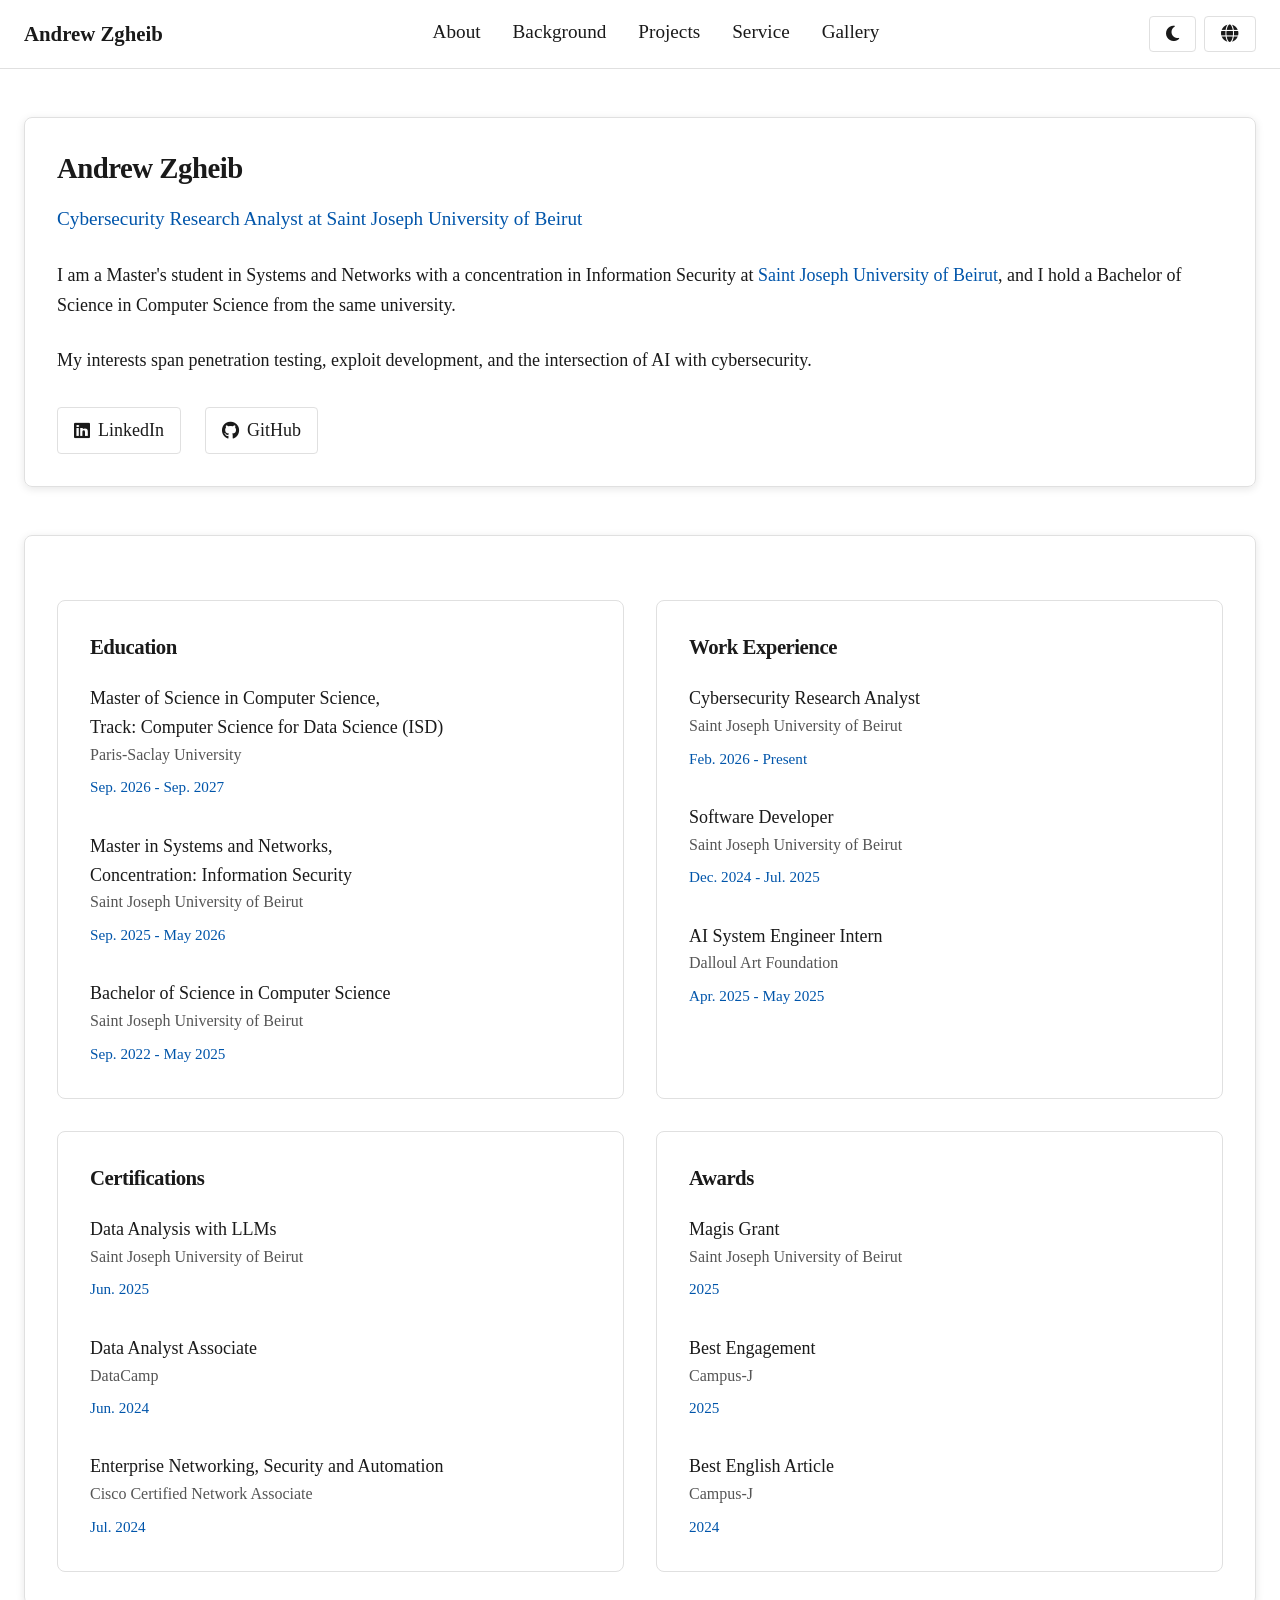
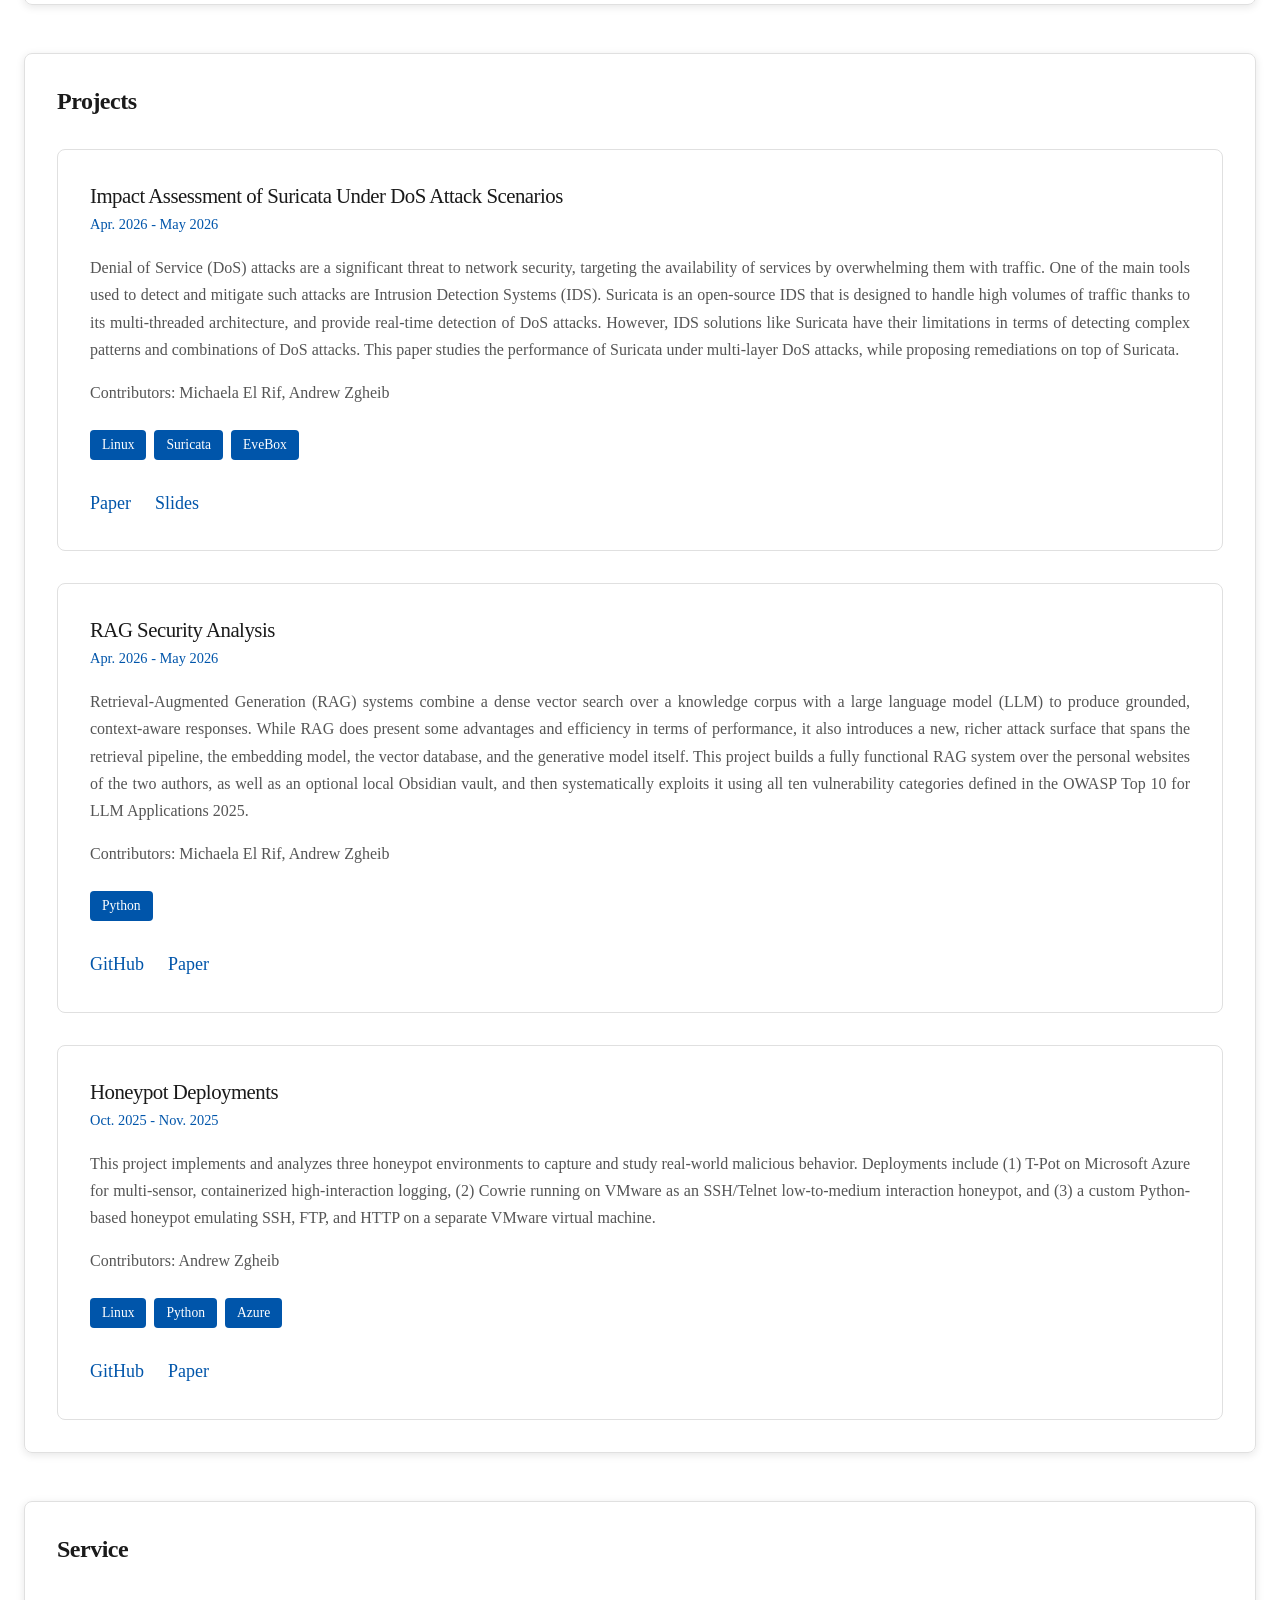
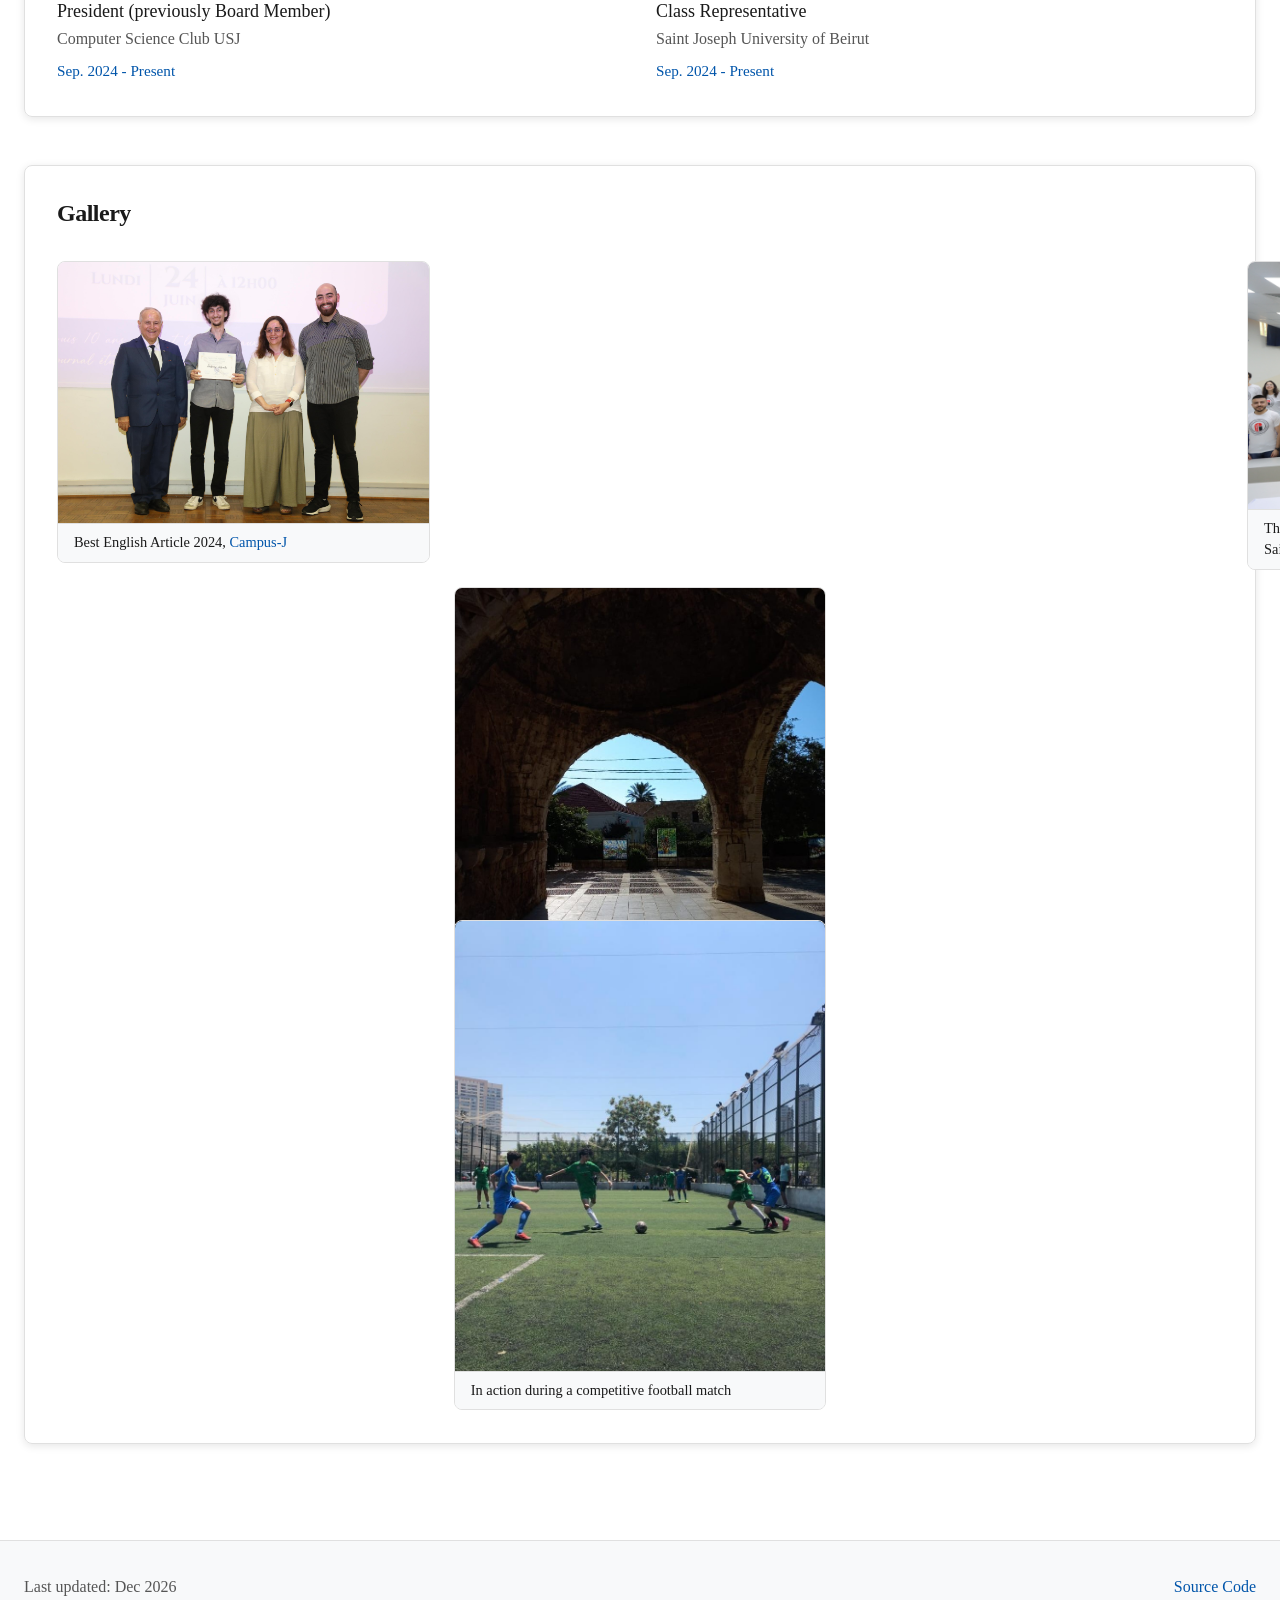
<file: index.html>
<!DOCTYPE html>

<html lang="en">

<head>
  <meta charset="UTF-8">
  <meta name="viewport" content="width=device-width, initial-scale=1.0">
  <meta name="description" content="Andrew Zgheib - Cybersecurity Research Analyst">
  <title>Andrew Zgheib</title>
  <link rel="stylesheet" href="styles.css">
  <link rel="stylesheet" href="https://cdnjs.cloudflare.com/ajax/libs/font-awesome/6.5.0/css/all.min.css">
</head>

<body>

  <header>
    <div class="header-container">
      <div class="header-title">Andrew Zgheib</div>
      <nav class="navbar" id="mainNav">
        <a href="#about" data-en="About" data-fr="À propos">About</a>
        <a href="#background" data-en="Background" data-fr="Parcours">Background</a>
        <a href="#projects" data-en="Projects" data-fr="Projets">Projects</a>
        <a href="#service" data-en="Service" data-fr="Engagement">Service</a>
        <a href="#gallery" data-en="Gallery" data-fr="Galerie">Gallery</a>
      </nav>
      <div class="controls">
        <button id="themeToggle" class="icon-btn" title="Toggle dark mode">
          <i class="fa-solid fa-moon"></i>
        </button>
        <button id="langToggle" class="icon-btn" title="Change language">
          <i class="fa-solid fa-globe"></i>
        </button>
        <button id="menuToggle" class="icon-btn menu-toggle" title="Open menu" aria-label="Toggle navigation menu"
          aria-expanded="false" aria-controls="mainNav">
          <span></span>
          <span></span>
          <span></span>
        </button>
      </div>
    </div>
  </header>

  <!--About-->
  <div class="container" id="about">
    <div class="card">
      <h1 data-en="Andrew Zgheib" data-fr="Andrew Zgheib">Andrew Zgheib</h1>
      <p class="subtitle" data-en="Cybersecurity Research Analyst at Saint Joseph University of Beirut"
        data-fr="Analyste de recherche en Cybersécurité à l'Université Saint-Joseph de Beyrouth">Cybersecurity Research
        Analyst at Saint Joseph University of Beirut</p>
      <p data-en="I am a Master's student in Systems and Networks with a concentration in Information Security at <a href='https://usj.edu.lb?lang=2' target='_blank'>Saint Joseph University of Beirut</a>, and I hold a Bachelor of Science in Computer Science from the same university."
        data-fr="Je suis un étudiant en master en Systèmes et Réseaux avec une spécialisation en Sécurité de l'Information à l'Université <a href='https://usj.edu.lb' target='_blank'>Saint-Joseph de Beyrouth</a>, et je suis titulaire d'une licence en Informatique de cette même université.">
        I am a Master's student in Systems and Networks with a concentration in Information Security at <a
          href="https://usj.edu.lb?lang=2" target="_blank">Saint Joseph University of Beirut</a>, and I hold a Bachelor
        of Science in Computer Science from the same university.</p>
      <p data-en="My interests span penetration testing, exploit development, and the intersection of AI with cybersecurity."
        data-fr="Mes centres d'intérêt couvrent les tests d'intrusion, le développement d'exploits, et l'intersection entre l'IA et la cybersécurité.">
        My interests span penetration testing, exploit development, and the intersection of AI with cybersecurity.</p>
      <div class="socials">
        <a href="https://linkedin.com/in/andrewzgheib" target="_blank" class="social-link" title="LinkedIn">
          <i class="fa-brands fa-linkedin"></i>
          <span data-en="LinkedIn" data-fr="LinkedIn">LinkedIn</span>
        </a>
        <a href="https://github.com/andrewzgheib" target="_blank" class="social-link" title="GitHub">
          <i class="fa-brands fa-github"></i>
          <span data-en="GitHub" data-fr="GitHub">GitHub</span>
        </a>
      </div>
    </div>

    <div class="card" id="background">
      <div class="grid-2x2">

        <!--Education-->
        <div class="grid-item">
          <h3 data-en="Education" data-fr="Formation">Education</h3>
          <div class="entry">
            <div class="entry-title" data-en="Master of Science in Computer Science,<br/>Track: Computer Science for Data Science (ISD)"
              data-fr="Master en Informatique,<br/>Parcours: Informatique pour la Science des Données (ISD)">Master of Science in Computer Science,<br/>Track: Computer Science for Data Science (ISD)</div>
            <div class="entry-subtitle" data-en="Paris-Saclay University"
              data-fr="Université Paris-Saclay">Paris-Saclay University</div>
            <div class="entry-year">Sep. 2026 - Sep. 2027</div>
          </div>
          <div class="entry">
            <div class="entry-title" data-en="Master in Systems and Networks,<br/>Concentration: Information Security"
              data-fr="Master en Systèmes et Réseaux,<br/>Spécialisation: Sécurité de l'Information">Master in Systems
              and Networks, Concentration: Information Security</div>
            <div class="entry-subtitle" data-en="Saint Joseph University of Beirut"
              data-fr="Université Saint-Joseph de Beyrouth">Saint Joseph University of Beirut</div>
            <div class="entry-year">Sep. 2025 - May 2026</div>
          </div>
          <div class="entry">
            <div class="entry-title" data-en="Bachelor of Science in Computer Science"
              data-fr="Licence en informatique">Bachelor of Science in Computer Science</div>
            <div class="entry-subtitle" data-en="Saint Joseph University of Beirut"
              data-fr="Université Saint-Joseph de Beyrouth">Saint Joseph University of Beirut</div>
            <div class="entry-year">Sep. 2022 - May 2025</div>
          </div>
        </div>
        <div class="grid-item">
          <h3 data-en="Work Experience" data-fr="Expérience Professionnelle">Experience</h3>
          <div class="entry">
            <div class="entry-title" data-en="Cybersecurity Research Analyst"
              data-fr="Analyste de Recherche en Cybersécurité">Cybersecurity Research Analyst</div>
            <div class="entry-subtitle" data-en="Saint Joseph University of Beirut"
              data-fr="Université Saint-Joseph de Beyrouth">Saint Joseph University of Beirut</div>
            <div class="entry-year">Feb. 2026 - Present</div>
          </div>
          <div class="entry">
            <div class="entry-title" data-en="Software Developer" data-fr="Développeur Logiciel">Software Developer
            </div>
            <div class="entry-subtitle" data-en="Saint Joseph University of Beirut"
              data-fr="Université Saint-Joseph de Beyrouth">Saint Joseph University of Beirut</div>
            <div class="entry-year">Dec. 2024 - Jul. 2025</div>
          </div>
          <div class="entry">
            <div class="entry-title" data-en="AI System Engineer Intern" data-fr="Stagiaire Ingénieur de Systèmes IA">AI
              System Engineer Intern</div>
            <div class="entry-subtitle" data-en="Dalloul Art Foundation" data-fr="Dalloul Art Foundation">Dalloul Art
              Foundation</div>
            <div class="entry-year">Apr. 2025 - May 2025</div>
          </div>
        </div>

        <!--Certifications-->
        <div class="grid-item">
          <h3 data-en="Certifications" data-fr="Certifications">Certifications</h3>
          <div class="entry">
            <div class="entry-title" data-en="Data Analysis with LLMs" data-fr="Data Analysis with LLMs">Data Analysis
              with LLMs</div>
            <div class="entry-subtitle" data-en="Saint Joseph University of Beirut"
              data-fr="Université Saint-Joseph de Beyrouth">Saint Joseph University of Beirut</div>
            <div class="entry-year" data-en="Jun. 2025" data-fr="Juin 2025">Jun. 2025</div>
          </div>
          <div class="entry">
            <div class="entry-title" data-en="Data Analyst Associate" data-fr="Data Analyst Associate">Data Analyst
              Associate</div>
            <div class="entry-subtitle" data-en="DataCamp" data-fr="DataCamp">DataCamp</div>
            <div class="entry-year" data-en="Jun. 2024" data-fr="Juin 2024">Jun. 2024</div>
          </div>
          <div class="entry">
            <div class="entry-title" data-en="Enterprise Networking, Security and Automation"
              data-fr="Enterprise Networking, Security and Automation">Enterprise Networking, Security and Automation
            </div>
            <div class="entry-subtitle" data-en="Cisco Certified Network Associate"
              data-fr="Cisco Certified Network Associate">Cisco Certified Network Associate</div>
            <div class="entry-year" data-en="Jul. 2024" data-fr="Juil. 2024">Jul. 2024</div>
          </div>
        </div>

        <!--Awards-->
        <div class="grid-item">
          <h3 data-en="Awards" data-fr="Distinctions">Awards</h3>
          <div class="entry">
            <div class="entry-title" data-en="Magis Grant" data-fr="Bourse Magis">Magis Grant</div>
            <div class="entry-subtitle" data-en="Saint Joseph University of Beirut"
              data-fr="Université Saint-Joseph de Beyrouth">Saint Joseph University of Beirut</div>
            <div class="entry-year" data-en="2025" data-fr="2025">2025</div>
          </div>
          <div class="entry">
            <div class="entry-title" data-en="Best Engagement" data-fr="Meilleure Engagement">Best Engagement</div>
            <div class="entry-subtitle" data-en="Campus-J" data-fr="Campus-J">Campus-J</div>
            <div class="entry-year" data-en="2025" data-fr="2025">2025</div>
          </div>
          <div class="entry">
            <div class="entry-title" data-en="Best English Article" data-fr="Meilleur Article Anglais">Best English
              Article</div>
            <div class="entry-subtitle" data-en="Campus-J" data-fr="Campus-J">Campus-J</div>
            <div class="entry-year" data-en="2024" data-fr="2024">2024</div>
          </div>
        </div>
      </div>
    </div>

    <!--Projects-->
    <div class="card" id="projects">
      <h2 data-en="Projects" data-fr="Projets">Projects</h2>
      <div class="projects-grid">
        <div class="project-item">
          <div class="project-header">
            <h3 class="project-title" data-en="Impact Assessment of Suricata Under DoS Attack Scenarios"
              data-fr="Évaluation de l'Impact de Suricata dans des Scénarios d'Attaques DoS">Impact Assessment of
              Suricata Under DoS Attack Scenarios</h3>
            <span class="project-year" data-en="Apr. 2026 - May 2026" data-fr="Avr. 2026 - Mai 2026">Apr. 2026 - May
              2026</span>
          </div>
          <p class="project-description"
            data-en="Denial of Service (DoS) attacks are a significant threat to network security, targeting the availability of services by overwhelming them with traffic.
            One of the main tools used to detect and mitigate such attacks are Intrusion Detection Systems (IDS).
            Suricata is an open-source IDS that is designed to handle high volumes of traffic thanks to its multi-threaded architecture, and provide real-time detection of DoS attacks.
            However, IDS solutions like Suricata have their limitations in terms of detecting complex patterns and combinations of DoS attacks.
            This paper studies the performance of Suricata under multi-layer DoS attacks, while proposing remediations on top of Suricata."
            data-fr="Les attaques par déni de service (DoS) constituent une menace importante pour la sécurité des réseaux ; elles visent à compromettre la disponibilité des services en les saturant de trafic.
            Les systèmes de détection d'intrusion (IDS) constituent l'un des principaux outils utilisés pour détecter et contrer ce type d'attaques.
            Suricata est un système de détection d'intrusion (IDS) open source conçu pour gérer des volumes de trafic élevés grâce à son architecture multithread, et pour détecter en temps réel les attaques par déni de service (DoS).
            Cependant, les solutions IDS telles que Suricata présentent des limites en matière de détection des schémas complexes et des combinaisons d'attaques DoS.
            Cet article examine les performances de Suricata face à des attaques par déni de service multicouches, tout en proposant des mesures correctives à mettre en œuvre sur Suricata.">
            Denial of Service (DoS) attacks are a significant threat to network security, targeting the availability of services by overwhelming them with traffic.
            One of the main tools used to detect and mitigate such attacks are Intrusion Detection Systems (IDS).
            Suricata is an open-source IDS that is designed to handle high volumes of traffic thanks to its multi-threaded architecture, and provide real-time detection of DoS attacks.
            However, IDS solutions like Suricata have their limitations in terms of detecting complex patterns and combinations of DoS attacks.
            This paper studies the performance of Suricata under multi-layer DoS attacks, while proposing remediations on top of Suricata.
          </p>
          <p class="project-contributors" data-en="Contributors: Michaela El Rif, Andrew Zgheib"
            data-fr="Contributeurs : Michaela El Rif, Andrew Zgheib">Contributors: Michaela El Rif, Andrew Zgheib</p>
          <div class="project-tech">
            <span class="tech-tag">Linux</span>
            <span class="tech-tag">Suricata</span>
            <span class="tech-tag">EveBox</span>
          </div>
          <br>
          <div class="project-links">
            <a href="assets/papers/suricata-impact-assessment.pdf" target="_blank" class="project-link"
              data-en="Paper" data-fr="Article">Paper</a>
            <a href="assets/slides/suricata-impact-assessment.pdf" target="_blank" class="project-link"
              data-en="Slides" data-fr="Diapositives">Slides</a>
          </div>
        </div>
        <div class="project-item">
          <div class="project-header">
            <h3 class="project-title" data-en="RAG Security Analysis" data-fr="Chatbot RAG Multi-Sources">
              RAG Security Analysis</h3>
            <span class="project-year" data-en="Apr. 2026 - May 2026" data-fr="Avr. 2026 - Mai 2026">Apr. 2026 - May
              2026</span>
          </div>
          <p class="project-description"
            data-en="Retrieval-Augmented Generation (RAG) systems combine a dense vector search over a knowledge corpus with a large language model (LLM) to produce grounded, context-aware responses.
            While RAG does present some advantages and efficiency in terms of performance, it also introduces a new, richer attack surface that spans the retrieval pipeline, the embedding model, the vector database, and the generative model itself.
            This project builds a fully functional RAG system over the personal websites of the two authors, as well as an optional local Obsidian vault, and then systematically exploits it using all ten vulnerability categories defined in the OWASP Top 10 for LLM Applications 2025."
            data-fr="Les systèmes de génération augmentée par la recherche (RAG) combinent une recherche vectorielle dense sur un corpus de connaissances avec un grand modèle linguistique (LLM) afin de produire des réponses ancrées dans le contexte.
            Même si le RAG présente certains avantages et une certaine efficacité en termes de performances, il introduit également une nouvelle surface d'attaque plus vaste qui s'étend sur l'ensemble du pipeline de recherche, le modèle d'encodage, la base de données vectorielle et le modèle génératif lui-même.
            Ce projet met en place un système RAG entièrement fonctionnel sur les sites web personnels des deux auteurs, ainsi que sur un coffre-fort Obsidian local, puis l'exploite systématiquement en utilisant les dix catégories de vulnérabilités définies dans OWASP Top 10 pour les applications LLM 2025.">
            Retrieval-Augmented Generation (RAG) systems combine a dense vector search over a knowledge corpus with a large language model (LLM) to produce grounded, context-aware responses.
            While RAG does present some advantages and efficiency in terms of performance, it also introduces a new, richer attack surface that spans the retrieval pipeline, the embedding model, the vector database, and the generative model itself.
            This project builds a fully functional RAG system over the personal websites of the two authors, as well as an optional local Obsidian vault, and then systematically exploits it using all ten vulnerability categories defined in the OWASP Top 10 for LLM Applications 2025.
          </p>
          <p class="project-contributors" data-en="Contributors: Michaela El Rif, Andrew Zgheib" data-fr="Contributeurs : Michaela El Rif, Andrew Zgheib">
            Contributors: Michaela El Rif, Andrew Zgheib</p>
          <div class="project-tech">
            <span class="tech-tag">Python</span>
          </div>
          <br>
          <div class="project-links">
            <a href="https://github.com/andrewzgheib/rag-security-analysis" target="_blank" class="project-link"
              data-en="GitHub" data-fr="GitHub">GitHub</a>
            <a href="assets/papers/rag-security-analysis.pdf" target="_blank" class="project-link"
              data-en="Paper" data-fr="Article">Paper</a>
          </div>
        </div>
        <div class="project-item">
          <div class="project-header">
            <h3 class="project-title" data-en="Honeypot Deployments" data-fr="Déploiements de Honeypots">Honeypot
              Deployments</h3>
            <span class="project-year" data-en="Oct. 2025 - Nov. 2025" data-fr="Oct. 2025 - Nov. 2025">Oct. 2025 - Nov.
              2025</span>
          </div>
          <p class="project-description"
            data-en="This project implements and analyzes three honeypot environments to capture and study real-world malicious behavior.
            Deployments include (1) T-Pot on Microsoft Azure for multi-sensor, containerized high-interaction logging,
            (2) Cowrie running on VMware as an SSH/Telnet low-to-medium interaction honeypot,
            and (3) a custom Python-based honeypot emulating SSH, FTP, and HTTP on a separate VMware virtual machine."
            data-fr="Ce projet met en œuvre et analyse trois environnements de honeypot afin de détecter et d'étudier des comportements malveillants réels.
            Les déploiements comprennent (1) T-Pot sur Microsoft Azure pour la journalisation multi-capteurs, conteneurisée et à forte interaction,
            (2) Cowrie fonctionnant sur VMware en tant que honeypot SSH/Telnet à interaction faible à moyenne,
            et (3) un honeypot personnalisé basé sur Python émulant SSH, FTP et HTTP sur une machine virtuelle VMware distincte.">
            This project implements and analyzes three honeypot environments to capture and study real-world malicious behavior.
            Deployments include (1) T-Pot on Microsoft Azure for multi-sensor, containerized high-interaction logging,
            (2) Cowrie running on VMware as an SSH/Telnet low-to-medium interaction honeypot,
            and (3) a custom Python-based honeypot emulating SSH, FTP, and HTTP on a separate VMware virtual machine.
          </p>
          <p class="project-contributors" data-en="Contributors: Andrew Zgheib" data-fr="Contributeurs : Andrew Zgheib">
            Contributors: Andrew Zgheib</p>
          <div class="project-tech">
            <span class="tech-tag">Linux</span>
            <span class="tech-tag">Python</span>
            <span class="tech-tag">Azure</span>
          </div>
          <br>
          <div class="project-links">
            <a href="https://github.com/andrewzgheib/tiny-ssh-honeypot" target="_blank" class="project-link"
              data-en="GitHub" data-fr="GitHub">SSH Honeypot GitHub</a>
            <a href="assets/papers/honeypot-deployments.pdf" target="_blank" class="project-link"
              data-en="Paper" data-fr="Article">Paper</a>
          </div>
        </div>
      </div>
    </div>

    <!--Service-->
    <div class="card" id="service">
      <h2 data-en="Service" data-fr="Engagement">Service</h2>
      <div class="grid-2x2">
        <div class="entry">
          <div class="entry-title" data-en="President (previously Board Member)"
            data-fr="Président (ancien Membre du Bureau)">President (previously Board Member)</div>
          <div class="entry-subtitle" data-en="Computer Science Club USJ" data-fr="Club Informatique USJ">Computer
            Science Club USJ</div>
          <div class="entry-year" data-en="Sep. 2024 - Present" data-fr="Sep. 2024 - Présent">Sep. 2024 - Present</div>
        </div>
        <div class="entry">
          <div class="entry-title" data-en="Class Representative" data-fr="Délégué de Classe">Class Representative</div>
          <div class="entry-subtitle" data-en="Saint Joseph University of Beirut"
            data-fr="Université Saint-Joseph de Beyrouth">Saint Joseph University of Beirut</div>
          <div class="entry-year" data-en="Sep. 2024 - Present" data-fr="Sep. 2024 - Présent">Sep. 2024 - Present</div>
        </div>
      </div>
    </div>

    <!--Gallery-->
    <div class="card" id="gallery">
      <h2 data-en="Gallery" data-fr="Galerie">Gallery</h2>
      <div class="masonry-grid">

        <div class="masonry-item">
          <img src="assets/images/campusj.jpeg" alt="Best English Article 2024, Campus-J" loading="lazy">
          <div class="masonry-caption"
            data-en="Best English Article 2024, <a href='https://instagram.com/campusj.usj/' target='_blank'>Campus-J</a>"
            data-fr="Meilleur Article Anglais 2024, <a href='https://instagram.com/campusj.usj/' target='_blank'>Campus-J</a>">
            Best English Article 2024, <a href="https://instagram.com/campusj.usj/" target="_blank">Campus-J</a>
          </div>
        </div>

        <div class="masonry-item">
          <img src="assets/images/byblos.jpeg" alt="Lady of Deliverance Church, Byblos" loading="lazy">
          <div class="masonry-caption"
            data-en="Lady of Deliverance Church, <a href='https://en.wikipedia.org/wiki/Byblos' target='_blank'>Byblos</a>"
            data-fr="Église Notre-Dame de la Délivrance, <a href='https://fr.wikipedia.org/wiki/Byblos' target='_blank'>Byblos</a>">
            Lady of Deliverance Church, <a href="https://en.wikipedia.org/wiki/Byblos" target="_blank">Byblos</a>
          </div>
        </div>

        <div class="masonry-item">
          <img src="assets/images/csrp25.jpg" alt="Computer Science Rally Paper 2025" loading="lazy">
          <div class="masonry-caption"
            data-en="The first edition of the <a href='https://cs-club-usj.github.io/blog/csrp25-recap' target='_blank'>Computer Science Rally Paper</a> at Saint Joseph University of Beirut"
            data-fr="La première édition du <a href='https://cs-club-usj.github.io/blog/csrp25-recap' target='_blank'>Rallye Informatique</a> à l'Université Saint-Joseph de Beyrouth">
            The first edition of the <a href="https://cs-club-usj.github.io/blog/csrp25-recap" target="_blank">Computer
              Science Rally Paper</a> at Saint Joseph University of Beirut
          </div>
        </div>

        <div class="masonry-item">
          <img src="assets/images/football.jpeg" alt="Football match" loading="lazy">
          <div class="masonry-caption" data-en="In action during a competitive football match"
            data-fr="En pleine action lors d’un match de football compétitif">
            In action during a competitive football match
          </div>
        </div>

        <div class="masonry-item">
          <img src="assets/images/beitbeirut.jpeg" alt="Beit Beirut museum" loading="lazy">
          <div class="masonry-caption"
            data-en="A visit to the <a href='https://beitbeirut.org/english' target='_blank'>Beit Beirut</a> museum"
            data-fr="Une visite au musée <a href='https://beitbeirut.org/' target='_blank'>Beit Beyrouth</a>">
            A visit to the <a href="https://beitbeirut.org/english" target="_blank">Beit Beirut</a> museum
          </div>
        </div>

      </div>
    </div>
  </div>


  <footer class="footer">
    <div class="footer-left">
      <p><span id="lastUpdated"></span></p>
    </div>
    <div class="footer-right">
      <a href="https://github.com/andrewzgheib/andrewzgheib.github.io" target="_blank" rel="noopener noreferrer"
        data-en="Source Code" data-fr="Code Source">Source Code</a>
    </div>
  </footer>

  <script src="scripts.js"></script>
</body>

</html>
</file>
<file: styles.css>
:root {
  --bg-primary: #ffffff;
  --bg-secondary: #f8f9fa;
  --text-primary: #1a1a1a;
  --text-secondary: #555555;
  --border-color: #e0e0e0;
  --card-shadow: 0 2px 8px rgba(0, 0, 0, 0.1);
  --accent-color: #0055aa;
  --accent-hover: #003d88;

  --dark-bg-primary: #1a1a1a;
  --dark-bg-secondary: #2d2d2d;
  --dark-text-primary: #ffffff;
  --dark-text-secondary: #b0b0b0;
  --dark-border-color: #404040;
  --dark-card-shadow: 0 2px 8px rgba(0, 0, 0, 0.3);
  --dark-accent-color: #4d9fff;
  --dark-accent-hover: #6baeff;

  --font-serif: "Georgia", "Garamond", serif;
  --font-sans:
    "Segoe UI", "Helvetica Neue", -apple-system, BlinkMacSystemFont, sans-serif;

  --spacing-xs: 0.5rem;
  --spacing-sm: 1rem;
  --spacing-md: 1.5rem;
  --spacing-lg: 2rem;
  --spacing-xl: 3rem;

  --transition: all 0.3s cubic-bezier(0.4, 0, 0.2, 1);
}

body.dark-mode {
  --bg-primary: var(--dark-bg-primary);
  --bg-secondary: var(--dark-bg-secondary);
  --text-primary: var(--dark-text-primary);
  --text-secondary: var(--dark-text-secondary);
  --border-color: var(--dark-border-color);
  --card-shadow: var(--dark-card-shadow);
  --accent-color: var(--dark-accent-color);
  --accent-hover: var(--dark-accent-hover);
}

* {
  margin: 0;
  padding: 0;
  box-sizing: border-box;
}

html {
  scroll-behavior: smooth;
}

body {
  font-family: var(--font-serif);
  color: var(--text-primary);
  background-color: var(--bg-primary);
  line-height: 1.6;
  font-size: 18px;
  transition: var(--transition);
}

header {
  position: sticky;
  top: 0;
  left: 0;
  background-color: var(--bg-primary);
  border-bottom: 1px solid var(--border-color);
  padding: var(--spacing-sm) 0;
  z-index: 100;
  transition: var(--transition);
}

.header-container {
  width: 100%;
  padding: 0 var(--spacing-md);
  display: flex;
  justify-content: space-between;
  align-items: center;
  position: relative;
}

.header-title {
  font-size: 1.3rem;
  font-weight: 600;
  color: var(--text-primary);
  font-family: var(--font-serif);
  white-space: nowrap;
}

.navbar {
  display: flex;
  gap: var(--spacing-lg);
  margin: 0 auto;
}

.navbar a {
  color: var(--text-primary);
  text-decoration: none;
  font-size: 1.2rem;
  transition: var(--transition);
  border-bottom: 2px solid transparent;
}

header {
  z-index: 1000;
}

.container,
.card {
  position: relative;
  z-index: 1;
}

.navbar a:hover {
  color: var(--accent-color);
  border-bottom-color: var(--accent-color);
}

.controls {
  display: flex;
  gap: var(--spacing-xs);
  align-items: center;
}

.menu-toggle {
  display: none;
  flex-direction: column;
  justify-content: center;
  gap: 4px;
  width: 42px;
  height: 42px;
  padding: 0;
  border-radius: 6px;
}

.menu-toggle span {
  display: block;
  width: 18px;
  height: 2px;
  margin: 0 auto;
  background-color: var(--text-primary);
  transition:
    transform 0.35s ease,
    opacity 0.35s ease;
  transform-origin: center;
}

button {
  background-color: transparent;
  border: 1px solid var(--border-color);
  padding: var(--spacing-xs) var(--spacing-sm);
  border-radius: 4px;
  width: 100%;
  max-width: 100%;
  font-size: 0.95rem;
  color: var(--text-primary);
  transition: var(--transition);
  display: flex;
  align-items: center;
  gap: 0.5rem;
}

button:hover {
  background-color: var(--bg-secondary);
  border-color: var(--accent-color);
}

button:active {
  transform: scale(0.98);
  background-color: var(--bg-secondary);
  border-color: var(--accent-color);
}

button:focus {
  outline: none;
}

.icon-btn {
  width: auto;
  max-width: none;
  padding: var(--spacing-xs) var(--spacing-sm);
  border: 1px solid var(--border-color);
  font-size: 1.1rem;
  color: var(--text-primary);
  cursor: pointer;
}

.icon-btn i {
  color: var(--text-primary);
  transition: var(--transition);
}

.icon-btn:hover i {
  color: var(--accent-color);
}

.container {
  max-width: 1350px;
  margin: 0 auto;
  padding: var(--spacing-xl) var(--spacing-md);
}

.card {
  border: 1px solid var(--border-color);
  border-radius: 8px;
  padding: var(--spacing-lg);
  margin-bottom: var(--spacing-xl);
  box-shadow: var(--card-shadow);
  transition: var(--transition);
}

h1,
h2,
h3,
h4 {
  font-family: var(--font-serif);
  color: var(--text-primary);
  line-height: 1.3;
  font-weight: 600;
  letter-spacing: -0.5px;
  font-size: 1.8rem;
  margin-bottom: var(--spacing-sm);
}

.subtitle {
  font-size: 1.2rem;
  color: var(--accent-color);
  margin-bottom: var(--spacing-md);
}

h2 {
  font-size: 1.5rem;
  margin-bottom: var(--spacing-md);
}

h3 {
  font-size: 1.1rem;
  margin-top: var(--spacing-md);
  margin-bottom: var(--spacing-sm);
}

p {
  margin-bottom: var(--spacing-md);
  line-height: 1.7;
}

a {
  color: var(--accent-color);
  text-decoration: none;
  transition: var(--transition);
  border-bottom: 1px solid transparent;
}

a:hover {
  color: var(--accent-hover);
  border-bottom-color: var(--accent-color);
}

.socials {
  display: flex;
  gap: var(--spacing-md);
  margin-top: var(--spacing-lg);
  flex-wrap: wrap;
}

.social-link {
  display: inline-flex;
  align-items: center;
  gap: 0.5rem;
  padding: var(--spacing-xs) var(--spacing-sm);
  border: 1px solid var(--border-color);
  border-radius: 4px;
  transition: var(--transition);
  color: var(--text-primary);
  text-decoration: none;
}

.social-link:hover {
  background-color: var(--bg-primary);
  border-color: var(--accent-color);
  color: var(--accent-color);
}

.social-icon {
  width: 1.2rem;
  height: 1.2rem;
  display: inline-block;
  color: var(--text-primary);
  transition: var(--transition);
}

.social-link:hover .social-icon {
  color: var(--accent-color);
}

.grid-2x2 {
  display: grid;
  grid-template-columns: 1fr 1fr;
  gap: var(--spacing-lg);
  margin-top: var(--spacing-lg);
}

.grid-item {
  padding: var(--spacing-lg);
  background-color: var(--bg-primary);
  border: 1px solid var(--border-color);
  border-radius: 8px;
  transition: var(--transition);
}

.grid-item h3 {
  margin-top: 0;
  margin-bottom: var(--spacing-md);
  font-size: 1.3rem;
  font-weight: 600;
}

.grid-item .entry {
  margin-bottom: var(--spacing-lg);
  margin-bottom: var(--spacing-lg);
  padding-bottom: var(--spacing-md);
  border-bottom: 1px solid var(--border-color);
}

.grid-item .entry {
  margin-bottom: var(--spacing-lg);
  padding-bottom: 0;
  border-bottom: none;
}

.grid-item .entry:last-child {
  margin-bottom: 0;
}

.entry-title {
  font-size: 18px;
  font-weight: 5;
}

.entry-subtitle {
  font-size: 1rem;
  color: var(--text-secondary);
  margin-bottom: var(--spacing-xs);
}

.entry-year {
  font-size: 0.95rem;
  color: var(--accent-color);
  font-weight: 500;
}

.projects-grid {
  display: grid;
  grid-template-columns: 1fr;
  gap: var(--spacing-lg);
  margin-top: var(--spacing-lg);
}

.project-item {
  padding: var(--spacing-lg);
  background-color: var(--bg-primary);
  border: 1px solid var(--border-color);
  border-radius: 8px;
  transition: var(--transition);
}

.project-contributors {
  font-size: 1rem;
  color: var(--text-secondary);
  margin-top: var(--spacing-sm);
  margin-bottom: var(--spacing-md);
}

.project-title {
  font-size: 1.3rem;
  font-weight: 500;
  color: var(--text-primary);
  margin: 0;
}

.project-year {
  font-size: 0.9rem;
  color: var(--accent-color);
  font-weight: 500;
  white-space: nowrap;
}

.project-description {
  color: var(--text-secondary);
  margin-top: var(--spacing-sm);
  margin-bottom: var(--spacing-sm);
  font-size: 16px;
  line-height: 1.7;
  text-align: justify;
}

.project-tech {
  display: flex;
  flex-wrap: wrap;
  gap: var(--spacing-xs);
}

.tech-tag {
  display: inline-block;
  padding: 0.25rem 0.75rem;
  background-color: var(--accent-color);
  color: white;
  border-radius: 4px;
  font-size: 0.85rem;
  font-weight: 500;
}

.project-links {
  display: flex;
  gap: var(--spacing-md);
  flex-wrap: wrap;
}

.project-link {
  color: var(--accent-color);
  border-bottom: 1px solid transparent;
  transition: var(--transition);
}

.project-link:hover {
  border-bottom-color: var(--accent-color);
}

.masonry-grid {
  column-count: 3;
  column-gap: var(--spacing-md);
  margin-top: var(--spacing-lg);
}

.masonry-item {
  break-inside: avoid;
  margin-bottom: var(--spacing-md);
  border: 1px solid var(--border-color);
  border-radius: 8px;
  overflow: hidden;
  position: relative;
  transition: var(--transition);
}

.masonry-item img {
  display: block;
  width: 100%;
  height: auto;
}

.masonry-caption {
  padding: var(--spacing-xs) var(--spacing-sm);
  font-size: 0.9rem;
  color: var(--text-primary);
  background-color: var(--bg-secondary);
  line-height: 1.5;
  border-top: 1px solid var(--border-color);
}

.masonry-caption a {
  color: var(--accent-color);
  border-bottom: none;
}

.masonry-caption a:hover {
  border-bottom-color: var(--accent-color);
}

.footer {
  background-color: var(--bg-secondary);
  border-top: 1px solid var(--border-color);
  padding: var(--spacing-lg) var(--spacing-md);
  display: flex;
  justify-content: space-between;
  align-items: center;
  flex-wrap: wrap;
  gap: var(--spacing-md);
}

.footer-left {
  color: var(--text-secondary);
  font-size: 1rem;
}

.footer-left p {
  margin: 0;
}

.footer-right {
  color: var(--text-secondary);
  font-size: 1rem;
}

.footer-right a {
  color: var(--accent-color);
  text-decoration: none;
  transition: var(--transition);
}

.footer-right a:hover {
  color: var(--accent-hover);
  border-bottom-color: var(--accent-color);
}

@media (max-width: 900px) {
  .masonry-grid {
    column-count: 2;
  }
}

@media (max-width: 768px) {
  .header-container {
    display: flex;
    align-items: center;
    row-gap: var(--spacing-xs);
  }

  .menu-toggle {
    display: inline-flex;
  }

  .navbar {
    position: absolute;
    top: 100%;
    left: 0;
    right: 0;
    flex-direction: column;
    gap: 0;
    width: 100%;
    margin: 0;
    max-height: 0;
    opacity: 0;
    overflow: hidden;
    background-color: var(--bg-primary);
    border-bottom: 1px solid var(--border-color);
    transform: translateY(-16px);
    pointer-events: none;
    transition:
      max-height 0.45s ease,
      opacity 0.4s ease,
      transform 0.45s ease;
  }

  .header-container.menu-open .navbar {
    max-height: 280px;
    opacity: 1;
    transform: translateY(0);
    pointer-events: auto;
  }

  .header-container.menu-open .menu-toggle span:nth-child(1) {
    transform: translateY(6px) rotate(45deg);
  }

  .header-container.menu-open .menu-toggle span:nth-child(2) {
    opacity: 0;
  }

  .header-container.menu-open .menu-toggle span:nth-child(3) {
    transform: translateY(-6px) rotate(-45deg);
  }

  .navbar a {
    text-align: center;
    border-bottom: 1px solid var(--border-color);
    padding: var(--spacing-xs) 0;
  }

  .controls {
    width: auto;
    justify-content: flex-end;
  }

  .grid-2x2 {
    grid-template-columns: 1fr;
  }

  h1 {
    font-size: 1.8rem;
  }

  .subtitle {
    font-size: 1rem;
  }

  .container {
    padding: var(--spacing-lg) var(--spacing-sm);
  }

  .card {
    padding: var(--spacing-md);
  }

  .footer {
    flex-direction: column;
    text-align: center;
  }
}

@media (max-width: 540px) {
  .masonry-grid {
    column-count: 1;
  }
}

.hidden {
  display: none;
}
</file>
